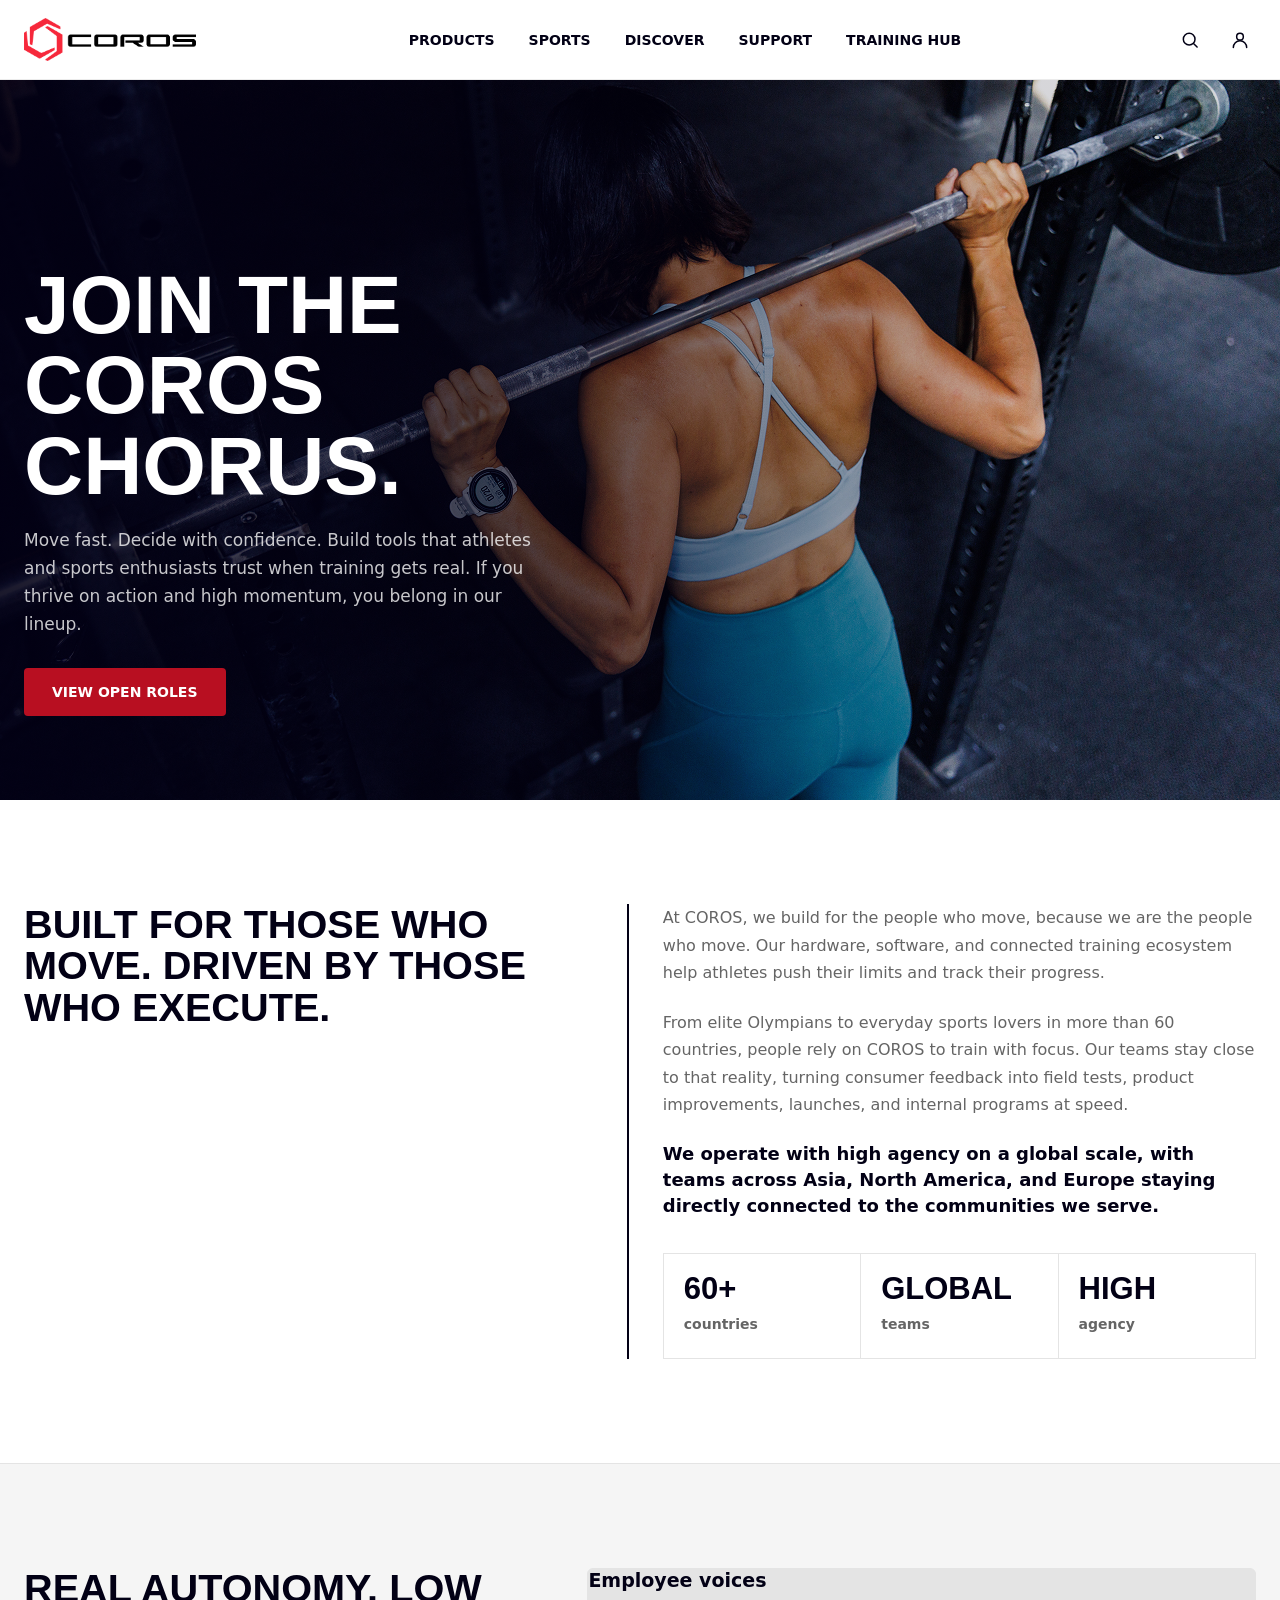
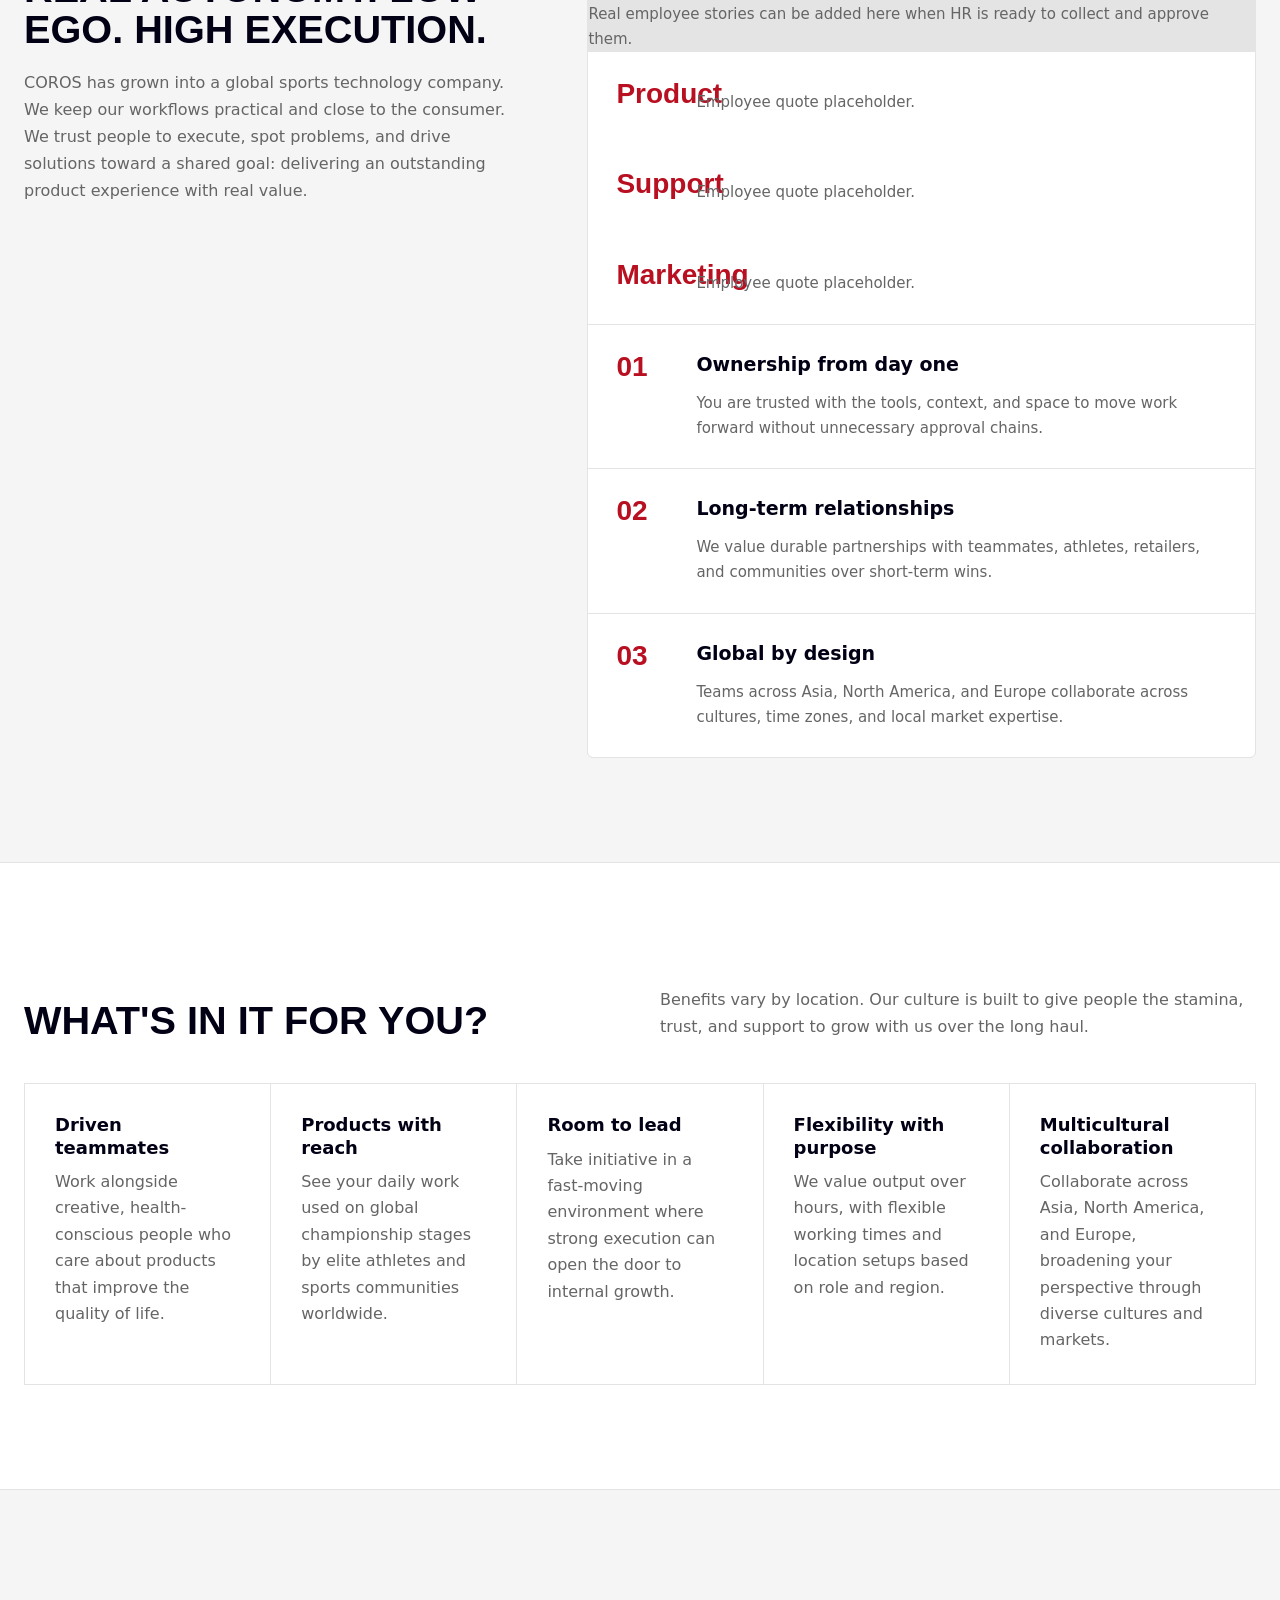
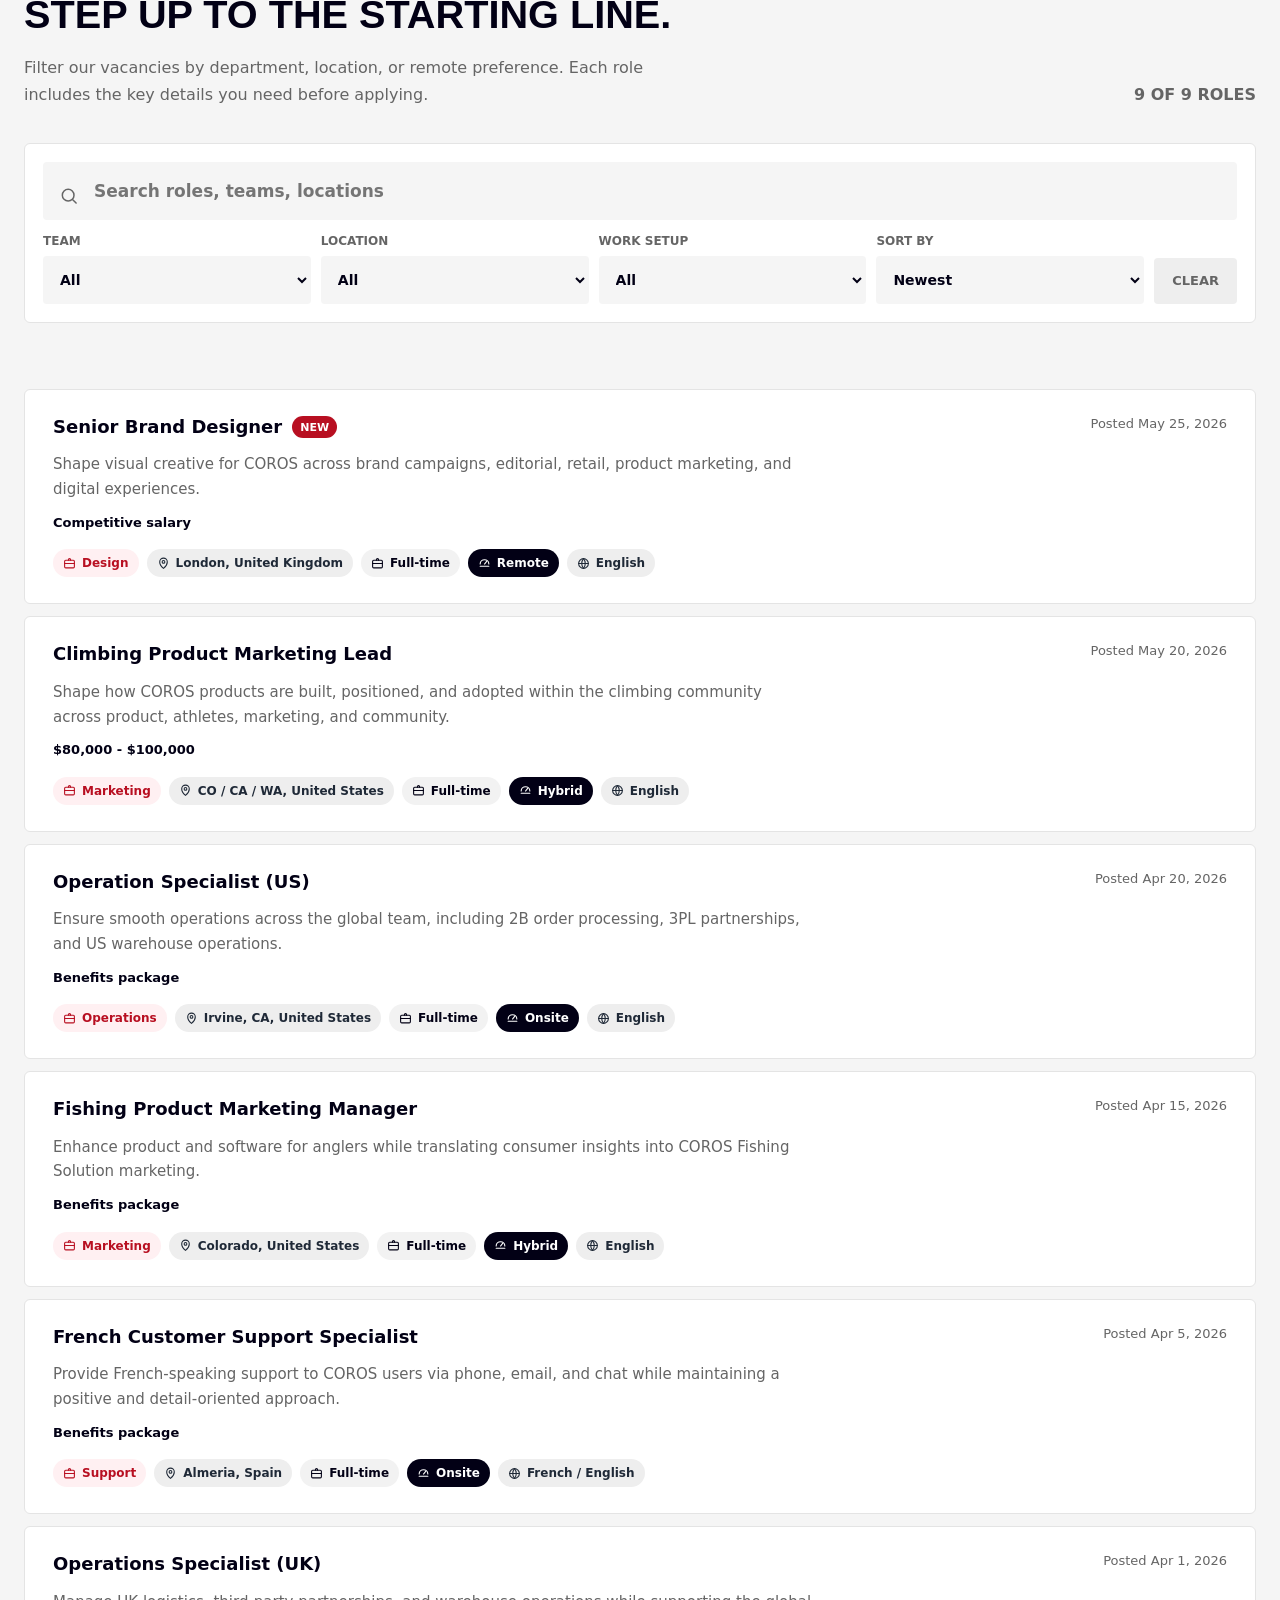
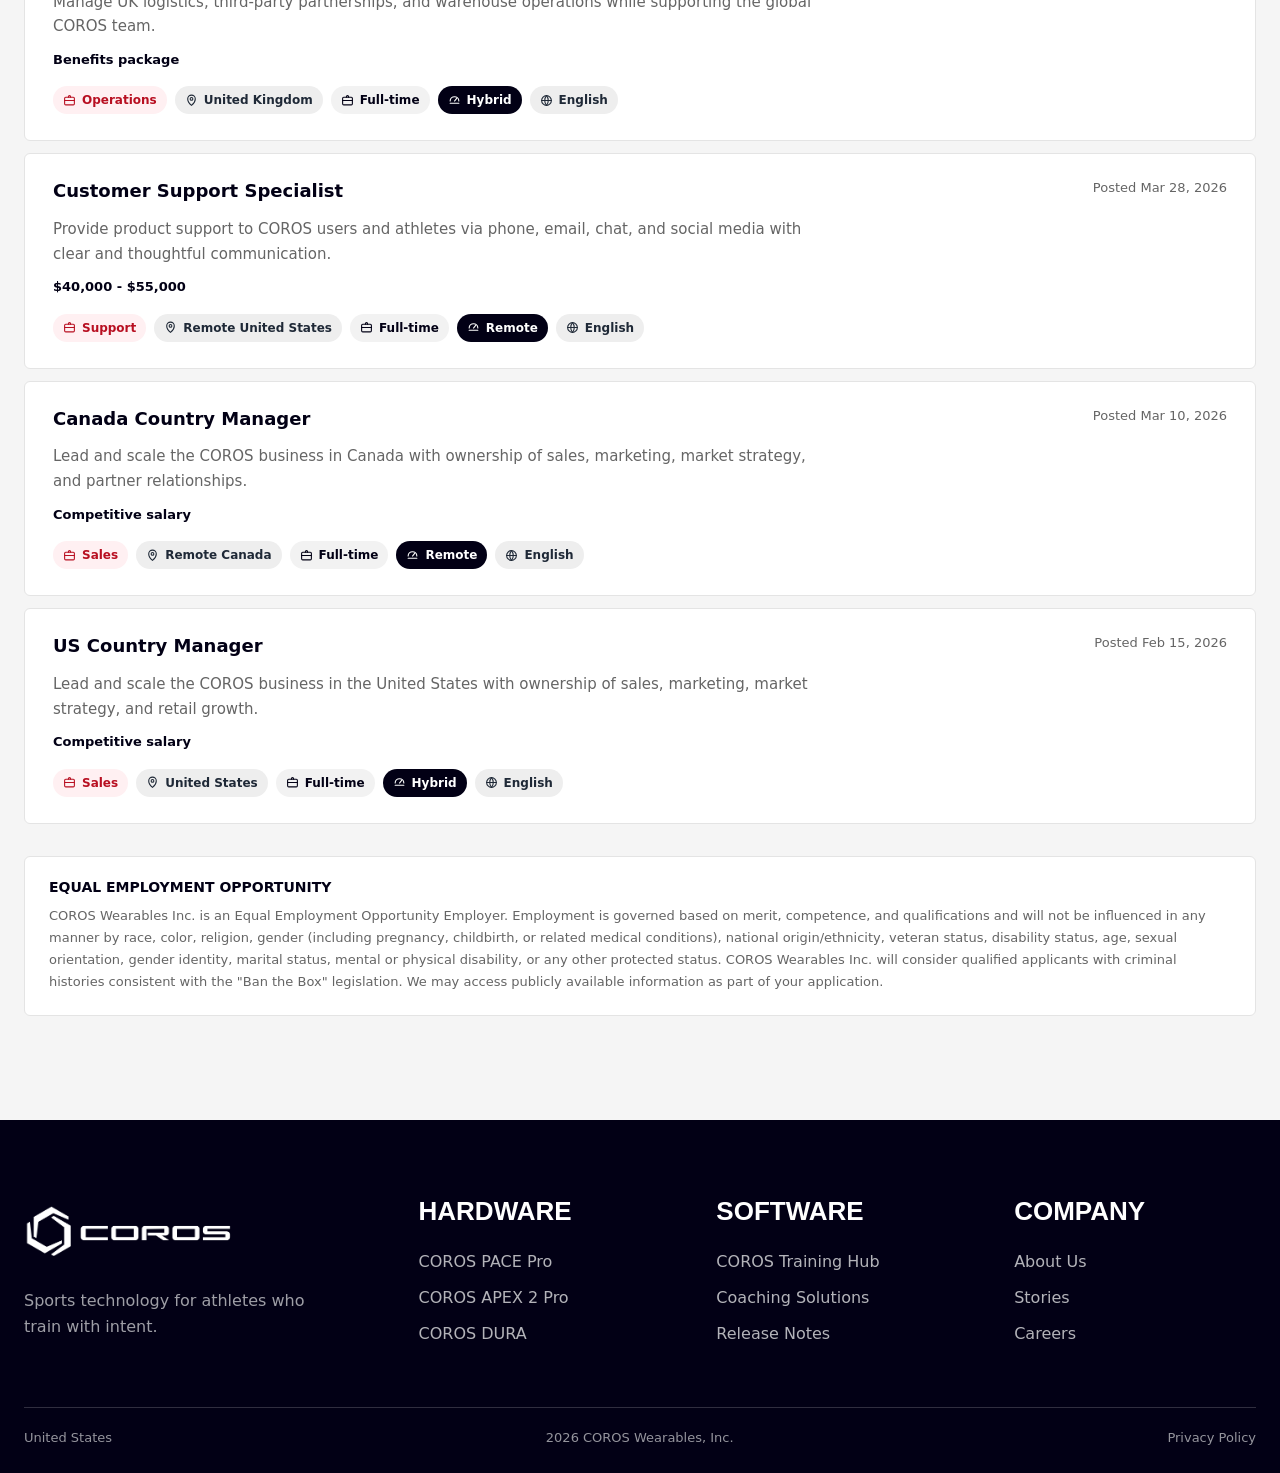
<file: index.html>
<!doctype html>
<html lang="en">
  <head>
    <meta charset="UTF-8" />
    <meta name="viewport" content="width=device-width, initial-scale=1.0" />
    <title>COROS Careers</title>
    <meta
      name="description"
      content="Explore careers at COROS and find roles across product marketing, design, sales, operations, and support."
    />
    <link rel="stylesheet" href="styles.css" />
  </head>
  <body>
    <a class="skip-link" href="#main-content">Skip to main content</a>
    <header class="site-header">
      <a class="brand" href="#" aria-label="COROS home">
        <img src="coros-logo.png" onerror="this.onerror=null;this.src='assets/coros-logo.png'" alt="COROS" />
      </a>
      <nav class="desktop-nav" aria-label="Primary">
        <a href="#">PRODUCTS</a>
        <a href="#">SPORTS</a>
        <a href="#">DISCOVER</a>
        <a href="#">SUPPORT</a>
        <a href="#">TRAINING HUB</a>
      </nav>
      <div class="header-actions" aria-label="Site actions">
        <button class="icon-button" type="button" aria-label="Search">
          <svg viewBox="0 0 24 24" aria-hidden="true">
            <circle cx="11" cy="11" r="7"></circle>
            <path d="m16.5 16.5 4 4"></path>
          </svg>
        </button>
        <button class="icon-button" type="button" aria-label="Account">
          <svg viewBox="0 0 24 24" aria-hidden="true">
            <circle cx="12" cy="8" r="4"></circle>
            <path d="M4 21a8 8 0 0 1 16 0"></path>
          </svg>
        </button>
        <button class="icon-button menu-toggle" type="button" aria-label="Open menu" aria-expanded="false">
          <svg viewBox="0 0 24 24" aria-hidden="true">
            <path d="M4 7h16"></path>
            <path d="M4 12h16"></path>
            <path d="M4 17h16"></path>
          </svg>
        </button>
      </div>
      <nav class="mobile-nav" aria-label="Mobile primary">
        <a href="#">PRODUCTS</a>
        <a href="#">SPORTS</a>
        <a href="#">DISCOVER</a>
        <a href="#">SUPPORT</a>
        <a href="#">TRAINING HUB</a>
      </nav>
    </header>

    <main id="main-content">
      <section class="hero" aria-labelledby="hero-title">
        <img src="culture-1.jpg" onerror="this.onerror=null;this.src='assets/culture-1.jpg'" alt="" />
        <div class="hero-shade"></div>
        <div class="hero-copy">
          <h1 id="hero-title">Join the COROS chorus.</h1>
          <p>
            Move fast. Decide with confidence. Build tools that athletes and sports enthusiasts trust when
            training gets real. If you thrive on action and high momentum, you belong in our lineup.
          </p>
          <a class="primary-link" href="#open-roles">View open roles</a>
        </div>
      </section>

      <section class="about-section" aria-labelledby="about-title">
        <div class="section-inner about-grid">
          <div>
            <h2 id="about-title">Built for those who move. Driven by those who execute.</h2>
          </div>
          <div class="about-copy">
            <p>
              At COROS, we build for the people who move, because we are the people who move. Our hardware,
              software, and connected training ecosystem help athletes push their limits and track their
              progress.
            </p>
            <p>
              From elite Olympians to everyday sports lovers in more than 60 countries, people rely on COROS
              to train with focus. Our teams stay close to that reality, turning consumer feedback into field
              tests, product improvements, launches, and internal programs at speed.
            </p>
            <p class="callout">We operate with high agency on a global scale, with teams across Asia, North America, and Europe staying directly connected to the communities we serve.</p>
            <div class="intro-stats" aria-label="COROS company highlights">
              <span><strong>60+</strong> countries</span>
              <span><strong>Global</strong> teams</span>
              <span><strong>High</strong> agency</span>
            </div>
          </div>
        </div>
      </section>

      <section class="voices-section" aria-labelledby="voices-title">
        <div class="section-inner voices-grid">
          <div class="voices-copy">
            <h2 id="voices-title">Real autonomy. Low ego. High execution.</h2>
            <p>
              COROS has grown into a global sports technology company. We keep our workflows practical and
              close to the consumer. We trust people to execute, spot problems, and drive solutions toward a
              shared goal: delivering an outstanding product experience with real value.
            </p>
          </div>
          <div class="principle-panel" aria-label="How COROS works">
          <div class="voices-placeholder" aria-label="Employee voices placeholder">
  <div>
    <h3>Employee voices</h3>
    <p>Real employee stories can be added here when HR is ready to collect and approve them.</p>
  </div>
  <div class="voice-preview-grid">
    <article>
      <span>Product</span>
      <p>Employee quote placeholder.</p>
    </article>
    <article>
      <span>Support</span>
      <p>Employee quote placeholder.</p>
    </article>
    <article>
      <span>Marketing</span>
      <p>Employee quote placeholder.</p>
    </article>
  </div>
</div>
            <article>
              <span>01</span>
              <h3>Ownership from day one</h3>
              <p>You are trusted with the tools, context, and space to move work forward without unnecessary approval chains.</p>
            </article>
            <article>
              <span>02</span>
              <h3>Long-term relationships</h3>
              <p>We value durable partnerships with teammates, athletes, retailers, and communities over short-term wins.</p>
            </article>
            <article>
              <span>03</span>
              <h3>Global by design</h3>
              <p>Teams across Asia, North America, and Europe collaborate across cultures, time zones, and local market expertise.</p>
            </article>
          </div>
        </div>
      </section>

      <section class="benefits-section" aria-labelledby="benefits-title">
        <div class="section-inner">
          <div class="section-heading">
            <h2 id="benefits-title">What's in it for you?</h2>
            <p>
              Benefits vary by location. Our culture is built to give people the stamina, trust, and support
              to grow with us over the long haul.
            </p>
          </div>
          <div class="benefit-grid">
            <article>
              <h3>Driven teammates</h3>
              <p>Work alongside creative, health-conscious people who care about products that improve the quality of life.</p>
            </article>
            <article>
              <h3>Products with reach</h3>
              <p>See your daily work used on global championship stages by elite athletes and sports communities worldwide.</p>
            </article>
            <article>
              <h3>Room to lead</h3>
              <p>Take initiative in a fast-moving environment where strong execution can open the door to internal growth.</p>
            </article>
            <article>
              <h3>Flexibility with purpose</h3>
              <p>We value output over hours, with flexible working times and location setups based on role and region.</p>
            </article>
            <article>
              <h3>Multicultural collaboration</h3>
              <p>Collaborate across Asia, North America, and Europe, broadening your perspective through diverse cultures and markets.</p>
            </article>
          </div>
        </div>
      </section>

      <section class="roles-section" id="open-roles" aria-labelledby="roles-title">
        <div class="section-inner">
          <div class="roles-heading">
            <div>
              <h2 id="roles-title">Step up to the starting line.</h2>
              <p>
                Filter our vacancies by department, location, or remote preference. Each role includes the
                key details you need before applying.
              </p>
            </div>
            <p id="result-count" class="result-count" aria-live="polite"></p>
          </div>

          <div class="roles-tools" aria-label="Search and filter open roles">
            <label class="search-field">
              <span class="sr-only">Search roles</span>
              <svg viewBox="0 0 24 24" aria-hidden="true">
                <circle cx="11" cy="11" r="7"></circle>
                <path d="m16.5 16.5 4 4"></path>
              </svg>
              <input id="search-input" type="search" placeholder="Search roles, teams, locations" aria-label="Search roles, teams, and locations" />
            </label>

            <div class="filter-bar" aria-label="Filter open roles">
              <label>
                <span>Team</span>
                <select id="department-filter"></select>
              </label>
              <label>
                <span>Location</span>
                <select id="location-filter"></select>
              </label>
              <label>
                <span>Work setup</span>
                <select id="mode-filter"></select>
              </label>
              <label>
                <span>Sort by</span>
                <select id="sort-select">
                  <option value="newest">Newest</option>
                  <option value="title">Title</option>
                  <option value="team">Team</option>
                </select>
              </label>
              <button class="clear-button" id="clear-filters" type="button" aria-label="Clear all role filters">Clear</button>
            </div>
          </div>

          <div class="active-filters" id="active-filters" aria-live="polite"></div>
          <div class="jobs-list" id="jobs-list"></div>
          <aside class="eeo-note" aria-label="Equal employment opportunity statement">
            <h3>Equal employment opportunity</h3>
            <p>
              COROS Wearables Inc. is an Equal Employment Opportunity Employer. Employment is governed based
              on merit, competence, and qualifications and will not be influenced in any manner by race,
              color, religion, gender (including pregnancy, childbirth, or related medical conditions),
              national origin/ethnicity, veteran status, disability status, age, sexual orientation, gender
              identity, marital status, mental or physical disability, or any other protected status. COROS
              Wearables Inc. will consider qualified applicants with criminal histories consistent with the
              "Ban the Box" legislation. We may access publicly available information as part of your
              application.
            </p>
          </aside>
        </div>
      </section>
    </main>

    <footer class="site-footer">
      <div class="section-inner footer-grid">
        <div>
          <img class="footer-logo" src="coros-logo-footer.png" onerror="this.onerror=null;this.src='assets/coros-logo-footer.png'" alt="COROS" />
          <p>Sports technology for athletes who train with intent.</p>
        </div>
        <nav aria-label="Footer hardware">
          <h2>HARDWARE</h2>
          <a href="#">COROS PACE Pro</a>
          <a href="#">COROS APEX 2 Pro</a>
          <a href="#">COROS DURA</a>
        </nav>
        <nav aria-label="Footer software">
          <h2>SOFTWARE</h2>
          <a href="#">COROS Training Hub</a>
          <a href="#">Coaching Solutions</a>
          <a href="#">Release Notes</a>
        </nav>
        <nav aria-label="Footer company">
          <h2>COMPANY</h2>
          <a href="#">About Us</a>
          <a href="#">Stories</a>
          <a href="#open-roles">Careers</a>
        </nav>
      </div>
      <div class="footer-bottom section-inner">
        <span>United States</span>
        <span>2026 COROS Wearables, Inc.</span>
        <span>Privacy Policy</span>
      </div>
    </footer>

    <div class="job-drawer" id="job-drawer" aria-hidden="true">
      <div class="drawer-backdrop" data-close-drawer></div>
      <aside class="drawer-panel" role="dialog" aria-modal="true" aria-labelledby="drawer-title" tabindex="-1">
        <button class="drawer-close" type="button" aria-label="Close job details" data-close-drawer>
          <svg viewBox="0 0 24 24" aria-hidden="true">
            <path d="M6 6l12 12"></path>
            <path d="M18 6 6 18"></path>
          </svg>
        </button>
        <div id="drawer-content"></div>
      </aside>
    </div>

    <script src="script.js"></script>
  </body>
</html>
</file>
<file: styles.css>
:root {
  --ink: #020015;
  --text: #111111;
  --muted: #656565;
  --soft: #f5f5f5;
  --line: #e4e4e4;
  --red: #fa2438;
  --red-dark: #b80f21;
  --red-deep: #8f0b1a;
  --red-soft: #fff0f2;
  --focus: #111111;
  --radius: 6px;
  --max: 1280px;
  --body-font: "PF DIN Text Pro", "PF DIN Text", "PF Din", "PF DIN", "COROS", Inter, ui-sans-serif, system-ui, -apple-system, BlinkMacSystemFont, "Segoe UI", sans-serif;
  --display-font: "PF DIN Condensed", "PF DIN Display", "PF Din", "PF DIN", "COROS", "Arial Narrow", "DIN Alternate", Impact, sans-serif;
  --mono-font: "SFMono-Regular", Consolas, "Liberation Mono", Menlo, monospace;
  --section-title: clamp(34px, 3.1vw, 50px);
  --body-copy: 16px;
  --small-copy: 14px;
}

* {
  box-sizing: border-box;
}

html {
  scroll-behavior: smooth;
}

body {
  margin: 0;
  color: var(--text);
  background: #ffffff;
  font-family: var(--body-font);
  -webkit-font-smoothing: antialiased;
  overflow-x: hidden;
}

body.drawer-open {
  overflow: hidden;
}

img {
  display: block;
  max-width: 100%;
}

a {
  color: inherit;
  text-decoration: none;
}

button,
input,
select {
  font: inherit;
}

button {
  border: 0;
}

button,
a,
input,
select,
[tabindex] {
  outline-offset: 3px;
}

button:focus-visible,
a:focus-visible,
input:focus-visible,
select:focus-visible,
[tabindex]:focus-visible {
  outline: 3px solid var(--focus);
}

.skip-link {
  position: fixed;
  top: 12px;
  left: 12px;
  z-index: 100;
  padding: 10px 14px;
  color: #ffffff;
  background: var(--ink);
  border-radius: 4px;
  font-weight: 850;
  transform: translateY(-160%);
}

.skip-link:focus {
  transform: translateY(0);
}

.sr-only {
  position: absolute;
  width: 1px;
  height: 1px;
  padding: 0;
  margin: -1px;
  overflow: hidden;
  clip: rect(0, 0, 0, 0);
  white-space: nowrap;
  border: 0;
}

.section-inner {
  width: min(var(--max), calc(100% - 48px));
  margin: 0 auto;
}

.site-header {
  position: sticky;
  top: 0;
  z-index: 40;
  display: grid;
  grid-template-columns: auto 1fr auto;
  align-items: center;
  min-height: 80px;
  padding: 0 max(24px, calc((100vw - var(--max)) / 2));
  background: rgba(255, 255, 255, 0.96);
  border-bottom: 1px solid rgba(0, 0, 0, 0.08);
  backdrop-filter: blur(16px);
}

.brand {
  display: inline-flex;
  align-items: center;
  width: 172px;
  height: 44px;
  overflow: hidden;
}

.brand img {
  width: 172px;
  height: auto;
}

.desktop-nav {
  display: flex;
  align-items: center;
  gap: 34px;
  justify-content: center;
  font-size: 14px;
  font-weight: 700;
  color: var(--ink);
}

.desktop-nav a,
.mobile-nav a {
  line-height: 1;
}

.header-actions {
  display: flex;
  align-items: center;
  gap: 18px;
}

.icon-button {
  display: inline-grid;
  place-items: center;
  width: 32px;
  height: 32px;
  color: var(--ink);
  background: transparent;
}

.icon-button svg,
.drawer-close svg,
.search-field svg,
.meta svg,
.apply-meta svg {
  width: 20px;
  height: 20px;
  fill: none;
  stroke: currentColor;
  stroke-width: 1.8;
  stroke-linecap: round;
  stroke-linejoin: round;
}

.menu-toggle {
  display: none;
}

.mobile-nav {
  display: none;
}

.hero {
  position: relative;
  min-height: 720px;
  overflow: hidden;
  background: var(--ink);
}

.hero img {
  width: 100%;
  height: 720px;
  object-fit: cover;
  object-position: 50% 42%;
}

.hero-shade {
  position: absolute;
  inset: 0;
  background: linear-gradient(90deg, rgba(2, 0, 21, 0.9) 0%, rgba(2, 0, 21, 0.62) 42%, rgba(2, 0, 21, 0.16) 80%);
}

.hero-copy {
  position: absolute;
  left: max(24px, calc((100vw - var(--max)) / 2));
  bottom: 84px;
  width: min(580px, calc(100% - 48px));
  color: #ffffff;
}

.eyebrow {
  margin: 0 0 16px;
  color: var(--red-dark);
  font-size: 14px;
  font-weight: 800;
  text-transform: uppercase;
}

.hero h1,
.about-grid h2,
.culture-content h2,
.section-heading h2,
.process-grid h2,
.people-copy h2,
.roles-heading h2 {
  margin: 0;
  font-family: var(--display-font);
  font-weight: 800;
  line-height: 0.98;
  text-transform: uppercase;
  overflow-wrap: break-word;
}

.hero h1 {
  max-width: 620px;
  font-size: clamp(50px, 6.4vw, 86px);
}

.hero p:not(.eyebrow) {
  max-width: 520px;
  margin: 20px 0 0;
  color: rgba(255, 255, 255, 0.78);
  font-size: 17px;
  line-height: 1.65;
}

.primary-link {
  display: inline-flex;
  align-items: center;
  justify-content: center;
  min-height: 48px;
  margin-top: 30px;
  padding: 0 28px;
  color: #ffffff;
  background: var(--red-dark);
  border-radius: 4px;
  font-size: 14px;
  font-weight: 800;
  text-transform: uppercase;
}

.primary-link:hover {
  background: var(--red-deep);
}
.voices-placeholder
.about-section,
.benefits-section,
.people-section,
.voices-section {
  background: #ffffff;
}

.about-grid {
  display: grid;
  grid-template-columns: minmax(300px, 0.9fr) minmax(0, 1.1fr);
  gap: 88px;
  padding: 104px 0;
}

.about-grid > *,
.culture-layout > *,
.process-grid > *,
.people-grid > *,
.roles-heading > * {
  min-width: 0;
}

.about-grid h2,
.culture-content h2,
.section-heading h2,
.process-grid h2,
.people-copy h2,
.roles-heading h2 {
  color: var(--ink);
  font-size: var(--section-title);
  line-height: 1.04;
}

.about-copy {
  padding-left: 34px;
  border-left: 2px solid var(--ink);
}

.about-copy p {
  margin: 0;
  color: var(--muted);
  font-size: var(--body-copy);
  line-height: 1.72;
}

.about-copy p + p {
  margin-top: 22px;
}

.about-copy .callout {
  color: var(--ink);
  font-size: 18px;
  font-weight: 800;
  line-height: 1.45;
}

.intro-stats {
  display: grid;
  grid-template-columns: repeat(3, minmax(0, 1fr));
  gap: 1px;
  margin-top: 34px;
  background: var(--line);
  border: 1px solid var(--line);
}

.intro-stats span {
  display: grid;
  gap: 6px;
  min-height: 104px;
  padding: 20px;
  color: var(--muted);
  background: #ffffff;
  font-size: var(--small-copy);
  font-weight: 750;
}

.intro-stats strong {
  color: var(--ink);
  font-family: var(--display-font);
  font-size: 31px;
  line-height: 0.95;
  text-transform: uppercase;
}

.culture-band {
  background: var(--soft);
  border-top: 1px solid var(--line);
  border-bottom: 1px solid var(--line);
}

.culture-layout {
  display: grid;
  grid-template-columns: minmax(360px, 0.95fr) minmax(0, 1.05fr);
  gap: 80px;
  align-items: start;
  padding: 94px 0;
}

.culture-image {
  overflow: hidden;
  border-radius: var(--radius);
  background: #d8d8d8;
}

.culture-image img {
  width: 100%;
  height: 100%;
  object-fit: cover;
}

.culture-image.tall {
  aspect-ratio: 16 / 11;
}

.culture-image.wide {
  aspect-ratio: 16 / 10;
}

.value-list {
  display: grid;
  gap: 1px;
  margin-top: 36px;
  background: var(--line);
  border: 1px solid var(--line);
}

.value-list article {
  display: grid;
  grid-template-columns: 56px 1fr;
  gap: 22px;
  padding: 28px;
  background: #ffffff;
}

.value-list span {
  color: var(--red-dark);
  font-weight: 900;
}

.value-list h3,
.benefit-grid h3,
.process-list h3,
.job-card h3,
.drawer-panel h3 {
  margin: 0;
  color: var(--ink);
  font-size: 18px;
  line-height: 1.25;
}

.value-list p,
.benefit-grid p,
.process-list p,
.people-copy blockquote,
.job-card p,
.drawer-panel p {
  margin: 10px 0 0;
  color: var(--muted);
  line-height: 1.65;
}

.value-list p {
  grid-column: 2;
}

.voices-section {
  background: var(--soft);
  border-top: 1px solid var(--line);
  border-bottom: 1px solid var(--line);
}

.voices-grid {
  display: grid;
  grid-template-columns: minmax(300px, 0.72fr) minmax(0, 1fr);
  gap: 82px;
  align-items: start;
  padding: 104px 0;
}

.voices-copy h2,
.testimonial-panel blockquote,
.principle-panel h3 {
  margin: 0;
  color: var(--ink);
}

.voices-copy h2 {
  font-family: var(--display-font);
  font-size: var(--section-title);
  line-height: 1.04;
  text-transform: uppercase;
}

.voices-copy p,
.section-heading p,
.roles-heading p {
  max-width: 640px;
  margin: 20px 0 0;
  color: var(--muted);
  font-size: var(--body-copy);
  line-height: 1.68;
}

.testimonial-panel {
  padding: 34px;
  background: #ffffff;
  border: 1px solid var(--line);
  border-radius: var(--radius);
}

.testimonial-tabs {
  display: flex;
  flex-wrap: wrap;
  gap: 8px;
  margin-bottom: 34px;
}

.testimonial-tabs button {
  min-height: 38px;
  padding: 0 14px;
  color: var(--muted);
  background: var(--soft);
  border-radius: 999px;
  font-size: 13px;
  font-weight: 850;
}

.testimonial-tabs button.is-active {
  color: #ffffff;
  background: var(--ink);
}

.testimonial-panel blockquote {
  max-width: 720px;
  font-size: clamp(20px, 2vw, 28px);
  font-weight: 750;
  line-height: 1.32;
}

.testimonial-panel p {
  margin: 22px 0 0;
  color: var(--red-dark);
  font-size: var(--small-copy);
  font-weight: 850;
}

.principle-panel {
  display: grid;
  gap: 1px;
  overflow: hidden;
  background: var(--line);
  border: 1px solid var(--line);
  border-radius: var(--radius);
}

.principle-panel article {
  display: grid;
  grid-template-columns: 58px minmax(0, 1fr);
  column-gap: 22px;
  padding: 28px;
  background: #ffffff;
}

.principle-panel span {
  color: var(--red-dark);
  font-family: var(--display-font);
  font-size: 28px;
  font-weight: 900;
  line-height: 1;
}

.principle-panel h3 {
  font-size: 19px;
  line-height: 1.22;
}

.principle-panel p {
  grid-column: 2;
  margin: 10px 0 0;
  color: var(--muted);
  font-size: 15px;
  line-height: 1.65;
}

.benefits-section,
.process-section,
.people-section,
.roles-section {
  padding: 104px 0;
}

.section-heading {
  display: grid;
  grid-template-columns: minmax(300px, 560px) minmax(0, 1fr);
  gap: 76px;
  align-items: end;
  margin-bottom: 42px;
}

.benefit-grid {
  display: grid;
  grid-template-columns: repeat(5, minmax(0, 1fr));
  border-top: 1px solid var(--line);
  border-left: 1px solid var(--line);
}

.benefit-grid article {
  min-height: 220px;
  padding: 30px;
  border-right: 1px solid var(--line);
  border-bottom: 1px solid var(--line);
}

.process-section {
  color: #ffffff;
  background: var(--ink);
}

.process-section .eyebrow {
  color: var(--red-dark);
}

.process-grid {
  display: grid;
  grid-template-columns: minmax(280px, 450px) minmax(0, 1fr);
  gap: 88px;
}

.process-grid h2 {
  color: #ffffff;
}

.process-list {
  display: grid;
  gap: 1px;
  margin: 0;
  padding: 0;
  list-style: none;
  background: rgba(255, 255, 255, 0.16);
  border: 1px solid rgba(255, 255, 255, 0.16);
}

.process-list li {
  display: grid;
  grid-template-columns: 46px 1fr;
  gap: 22px;
  padding: 30px;
  background: #090717;
}

.process-list span {
  display: grid;
  place-items: center;
  width: 34px;
  height: 34px;
  color: #ffffff;
  background: var(--red-dark);
  border-radius: 50%;
  font-size: 13px;
  font-weight: 900;
}

.process-list h3 {
  color: #ffffff;
}

.process-list p {
  color: rgba(255, 255, 255, 0.68);
}

.people-grid {
  display: grid;
  grid-template-columns: minmax(280px, 0.72fr) minmax(0, 1fr);
  gap: 72px;
  align-items: center;
}

.people-copy blockquote {
  margin-top: 36px;
  padding-left: 26px;
  color: var(--ink);
  border-left: 3px solid var(--red);
  font-size: 22px;
}

.roles-section {
  background: var(--soft);
  border-top: 1px solid var(--line);
}

.eeo-note {
  margin-top: 32px;
  padding: 22px 24px;
  background: #ffffff;
  border: 1px solid var(--line);
  border-radius: var(--radius);
}

.eeo-note h3 {
  margin: 0;
  color: var(--ink);
  font-size: 14px;
  font-weight: 900;
  text-transform: uppercase;
}

.eeo-note p {
  margin: 10px 0 0;
  color: var(--muted);
  font-size: 13px;
  line-height: 1.7;
}

.roles-heading {
  display: flex;
  align-items: end;
  justify-content: space-between;
  gap: 40px;
  margin-bottom: 34px;
}

.result-count {
  margin: 0 0 8px;
  color: var(--muted);
  font-size: 14px;
  font-weight: 700;
  text-transform: uppercase;
}

.roles-tools {
  display: grid;
  gap: 14px;
  padding: 18px;
  background: #ffffff;
  border: 1px solid var(--line);
  border-radius: var(--radius);
}

.filter-bar {
  display: grid;
  grid-template-columns: repeat(4, minmax(140px, 1fr)) auto;
  gap: 10px;
  align-items: end;
}

.filter-bar label,
.search-field {
  display: grid;
  gap: 8px;
  color: var(--muted);
  font-size: 12px;
  font-weight: 800;
  text-transform: uppercase;
}

.filter-bar select,
.search-field input {
  width: 100%;
  height: 48px;
  color: var(--ink);
  background: var(--soft);
  border: 1px solid transparent;
  border-radius: 4px;
  font-size: 14px;
}

.filter-bar select {
  padding: 0 12px;
}

.search-field {
  position: relative;
}

.search-field svg {
  position: absolute;
  left: 16px;
  bottom: 14px;
  width: 20px;
  height: 20px;
  color: var(--muted);
}

.search-field input {
  height: 58px;
  padding: 0 18px 0 50px;
  font-size: 17px;
}

.filter-bar select:focus,
.search-field input:focus {
  border-color: var(--ink);
  background: #ffffff;
}

.clear-button {
  height: 46px;
  padding: 0 18px;
  color: #ffffff;
  background: var(--ink);
  border-radius: 4px;
  font-size: 13px;
  font-weight: 800;
  text-transform: uppercase;
}

.clear-button:disabled {
  color: var(--muted);
  background: #eeeeee;
  cursor: default;
}

.active-filters {
  display: flex;
  flex-wrap: wrap;
  gap: 8px;
  min-height: 28px;
  margin: 18px 0 20px;
}

.active-filters span {
  display: inline-flex;
  align-items: center;
  min-height: 28px;
  padding: 0 10px;
  color: var(--ink);
  background: var(--red-soft);
  border: 1px solid rgba(250, 36, 56, 0.28);
  border-radius: 999px;
  font-size: 12px;
  font-weight: 750;
}

.jobs-list {
  display: grid;
  gap: 12px;
}

.job-card {
  display: grid;
  grid-template-columns: minmax(0, 1fr) auto;
  gap: 28px;
  padding: 26px 28px;
  text-align: left;
  background: #ffffff;
  border: 1px solid var(--line);
  border-radius: var(--radius);
  transition: border-color 160ms ease, transform 160ms ease;
}

.job-card:hover,
.job-card:focus-visible {
  border-color: var(--ink);
  transform: translateY(-1px);
  outline: 3px solid var(--focus);
}

.job-title-row {
  display: flex;
  flex-wrap: wrap;
  align-items: center;
  gap: 10px;
}

.new-chip {
  display: inline-flex;
  align-items: center;
  min-height: 22px;
  padding: 0 8px;
  color: #ffffff;
  background: var(--red-dark);
  border-radius: 999px;
  font-size: 11px;
  font-weight: 900;
}

.tag-row,
.drawer-tags {
  display: flex;
  flex-wrap: wrap;
  gap: 8px;
  margin-top: 16px;
}

.tag {
  display: inline-flex;
  align-items: center;
  gap: 6px;
  min-height: 28px;
  padding: 0 10px;
  border-radius: 999px;
  font-size: 12px;
  font-weight: 800;
}

.tag svg {
  width: 13px;
  height: 13px;
  fill: none;
  stroke: currentColor;
  stroke-width: 2;
  stroke-linecap: round;
  stroke-linejoin: round;
}

.tag.team-marketing {
  color: var(--red-dark);
  background: var(--red-soft);
}

.tag.team-design {
  color: var(--red-dark);
  background: var(--red-soft);
}

.tag.team-sales {
  color: var(--red-dark);
  background: var(--red-soft);
}

.tag.team-operations {
  color: var(--red-dark);
  background: var(--red-soft);
}

.tag.team-support {
  color: var(--red-dark);
  background: var(--red-soft);
}

.tag.meta-location {
  color: #1f2937;
  background: #eeeeee;
}

.tag.meta-type {
  color: var(--ink);
  background: #f2f2f2;
}

.tag.meta-mode {
  color: #ffffff;
  background: var(--ink);
}

.job-card p {
  max-width: 760px;
  margin-top: 14px;
  font-size: 15px;
}

.job-card .job-salary {
  margin-top: 10px;
  color: var(--ink);
  font-size: 13px;
  font-weight: 800;
}

.job-date {
  color: var(--muted);
  font-size: 13px;
  white-space: nowrap;
}

.empty-state {
  padding: 42px;
  text-align: center;
  background: #ffffff;
  border: 1px dashed #cfcfcf;
  border-radius: var(--radius);
}

.empty-state h3 {
  margin: 0;
}

.empty-state p {
  margin: 8px 0 0;
  color: var(--muted);
}

.site-footer {
  color: #ffffff;
  background: var(--ink);
}

.footer-grid {
  display: grid;
  grid-template-columns: minmax(260px, 1.4fr) repeat(3, minmax(160px, 1fr));
  gap: 56px;
  padding: 76px 0 64px;
}

.footer-logo {
  width: 210px;
  height: 70px;
  object-fit: cover;
  object-position: 0 50%;
  background: transparent;
}

.footer-grid p {
  max-width: 320px;
  margin: 22px 0 0;
  color: rgba(255, 255, 255, 0.62);
  line-height: 1.6;
}

.footer-grid nav {
  display: grid;
  align-content: start;
  gap: 17px;
}

.footer-grid h2 {
  margin: 0 0 8px;
  color: #ffffff;
  font-family: var(--display-font);
  font-size: 26px;
}

.footer-grid a {
  color: rgba(255, 255, 255, 0.7);
}

.footer-bottom {
  display: flex;
  justify-content: space-between;
  gap: 18px;
  padding: 22px 0 28px;
  color: rgba(255, 255, 255, 0.58);
  border-top: 1px solid rgba(255, 255, 255, 0.18);
  font-size: 13px;
}

.job-drawer {
  position: fixed;
  inset: 0;
  z-index: 80;
  pointer-events: none;
}

.job-drawer[aria-hidden="false"] {
  pointer-events: auto;
}

.drawer-backdrop {
  position: absolute;
  inset: 0;
  background: rgba(2, 0, 21, 0);
  transition: background 180ms ease;
}

.job-drawer[aria-hidden="false"] .drawer-backdrop {
  background: rgba(2, 0, 21, 0.58);
}

.drawer-panel {
  position: absolute;
  top: 0;
  right: 0;
  width: min(720px, 100%);
  height: 100%;
  padding: 36px;
  overflow-y: auto;
  background: #ffffff;
  transform: translateX(100%);
  transition: transform 220ms ease;
}

.drawer-panel:focus-visible {
  outline: 3px solid var(--focus);
}

.job-drawer[aria-hidden="false"] .drawer-panel {
  transform: translateX(0);
}

.drawer-close {
  position: sticky;
  top: 0;
  z-index: 2;
  display: grid;
  place-items: center;
  width: 40px;
  height: 40px;
  margin-left: auto;
  color: var(--ink);
  background: var(--soft);
  border-radius: 50%;
}

.drawer-kicker {
  margin: 28px 0 14px;
  color: var(--red-dark);
  font-size: 12px;
  font-weight: 900;
  text-transform: uppercase;
}

.drawer-title-row {
  display: grid;
  grid-template-columns: minmax(0, 1fr) auto;
  gap: 24px;
  align-items: start;
}

.share-button {
  min-height: 40px;
  padding: 0 16px;
  color: var(--ink);
  background: var(--soft);
  border-radius: 4px;
  font-size: 12px;
  font-weight: 850;
  text-transform: uppercase;
}

.share-button:hover {
  background: #e8e8e8;
}

.drawer-panel h2 {
  margin: 0;
  color: var(--ink);
  font-family: var(--display-font);
  font-size: clamp(36px, 5vw, 58px);
  line-height: 0.98;
  text-transform: uppercase;
}

.drawer-intro {
  margin-top: 18px;
  color: var(--muted);
  font-size: 16px;
  line-height: 1.7;
}

.detail-meta {
  display: grid;
  gap: 9px;
  margin-top: 22px;
  padding: 18px 0 0;
  color: var(--muted);
  border-top: 1px solid var(--line);
  font-size: 14px;
  line-height: 1.45;
}

.drawer-section {
  margin-top: 34px;
  padding-top: 28px;
  border-top: 1px solid var(--line);
}

.drawer-section ul {
  display: grid;
  gap: 10px;
  margin: 16px 0 0;
  padding-left: 20px;
  color: var(--muted);
  line-height: 1.65;
}

.apply-box {
  margin-top: 34px;
  padding: 26px;
  background: var(--ink);
  border-radius: var(--radius);
}

.apply-box-head {
  display: grid;
  grid-template-columns: minmax(0, 1fr) auto;
  gap: 22px;
  align-items: start;
}

.apply-box h3,
.apply-box p,
.apply-box-head > span {
  color: #ffffff;
}

.apply-box p {
  color: rgba(255, 255, 255, 0.72);
}

.apply-box-head > span {
  padding: 8px 10px;
  background: rgba(255, 255, 255, 0.12);
  border-radius: 4px;
  font-family: var(--mono-font);
  font-size: 12px;
}

.apply-alert {
  margin-top: 18px;
  padding: 12px 14px;
  border-radius: 4px;
  font-size: 13px;
  font-weight: 800;
}

.apply-alert.portfolio {
  color: #0b3b72;
  background: #dcecff;
}

.apply-alert.cover-letter {
  color: #0f5132;
  background: #dff5e7;
}

.location-picker,
.apply-field,
.subject-block {
  display: grid;
  gap: 8px;
  margin-top: 18px;
}

.location-picker > span,
.apply-field > span,
.subject-block > span {
  color: rgba(255, 255, 255, 0.62);
  font-size: 12px;
  font-weight: 850;
  text-transform: uppercase;
}

.location-options {
  display: grid;
  grid-template-columns: repeat(3, minmax(0, 1fr));
  gap: 10px;
}

.location-card {
  position: relative;
  min-width: 0;
}

.location-card input {
  position: absolute;
  opacity: 0;
  pointer-events: none;
}

.location-card span {
  display: flex;
  align-items: center;
  min-height: 46px;
  padding: 10px 12px;
  color: rgba(255, 255, 255, 0.74);
  background: rgba(255, 255, 255, 0.1);
  border: 1px solid rgba(255, 255, 255, 0.14);
  border-radius: 4px;
  font-size: 13px;
  font-weight: 800;
}

.location-card input:checked + span {
  color: #ffffff;
  background: var(--red-dark);
  border-color: var(--red-dark);
}

.apply-fields {
  display: grid;
  grid-template-columns: repeat(2, minmax(0, 1fr));
  gap: 12px;
  margin-top: 18px;
}

.apply-field {
  margin-top: 0;
}

.location-select {
  margin-top: 18px;
}

.apply-field input,
.apply-field select {
  width: 100%;
  min-height: 46px;
  padding: 0 12px;
  color: var(--ink);
  background: #ffffff;
  border: 1px solid transparent;
  border-radius: 4px;
}

.apply-field input:focus,
.apply-field select:focus {
  border-color: var(--red-dark);
}

.subject-preview {
  min-height: 52px;
  padding: 14px;
  color: #ffffff;
  background: rgba(255, 255, 255, 0.1);
  border: 1px solid rgba(255, 255, 255, 0.16);
  border-radius: 4px;
  font-family: var(--mono-font);
  font-size: 13px;
  line-height: 1.5;
  overflow-wrap: anywhere;
}

.subject-preview:focus {
  outline: 3px solid var(--focus);
  outline-offset: 2px;
}

.apply-feedback {
  min-height: 20px;
  margin: 10px 0 0;
  color: rgba(255, 255, 255, 0.72);
  font-size: 12px;
}

.apply-actions {
  display: flex;
  flex-wrap: wrap;
  gap: 10px;
  margin-top: 20px;
}

.apply-actions button {
  display: inline-flex;
  align-items: center;
  justify-content: center;
  min-height: 42px;
  padding: 0 16px;
  border-radius: 4px;
  font-size: 13px;
  font-weight: 850;
  text-transform: uppercase;
}

.apply-actions .primary-action {
  color: #ffffff;
  background: var(--red-dark);
}

.apply-actions .secondary-action {
  color: #ffffff;
  background: rgba(255, 255, 255, 0.14);
}

.apply-actions button:disabled {
  opacity: 0.68;
  cursor: default;
}

@media (max-width: 1080px) {
  .desktop-nav {
    gap: 18px;
    font-size: 12px;
  }

  .benefit-grid {
    grid-template-columns: repeat(2, minmax(0, 1fr));
  }

  .filter-bar {
    grid-template-columns: minmax(260px, 1fr) repeat(2, minmax(150px, 1fr));
  }
}

@media (max-width: 860px) {
  .site-header {
    min-height: 68px;
    grid-template-columns: 1fr auto;
    padding: 0 20px;
  }

  .header-actions {
    grid-column: 2;
    justify-self: end;
    display: flex;
  }

  .brand {
    width: 142px;
  }

  .brand img {
    width: 142px;
  }

  .desktop-nav,
  .header-actions .icon-button:not(.menu-toggle) {
    display: none;
  }

  .menu-toggle {
    position: fixed;
    top: 18px;
    right: 20px;
    z-index: 3;
    display: inline-grid !important;
  }

  .mobile-nav {
    grid-column: 1 / -1;
    display: none;
    padding: 8px 0 20px;
    gap: 16px;
  }

  .site-header.menu-open .mobile-nav {
    display: grid;
  }

  .hero,
  .hero img {
    min-height: 600px;
    height: 600px;
  }

  .hero img {
    object-position: 48% 46%;
  }

  .hero-shade {
    background: linear-gradient(0deg, rgba(2, 0, 21, 0.88), rgba(2, 0, 21, 0.14));
  }

  .hero-copy {
    left: 24px;
    bottom: 42px;
  }

  .about-grid,
  .culture-layout,
  .voices-grid,
  .process-grid,
  .people-grid {
    grid-template-columns: 1fr;
    gap: 42px;
  }

  .about-grid,
  .culture-layout,
  .voices-grid,
  .benefits-section,
  .process-section,
  .people-section,
  .roles-section {
    padding: 66px 0;
  }

  .about-copy {
    padding-left: 22px;
  }

  .section-heading {
    grid-template-columns: 1fr;
    gap: 18px;
  }

  .intro-stats {
    grid-template-columns: 1fr;
  }

  .roles-heading {
    display: grid;
    gap: 14px;
  }
.voices-placeholder {
  grid-template-columns: 1fr;
  gap: 22px;
  margin-top: 0;
}

.voice-preview-grid {
  grid-template-columns: 1fr;
}
  .filter-bar {
    grid-template-columns: 1fr;
  }

  .job-card {
    grid-template-columns: 1fr;
    gap: 12px;
  }

  .job-date {
    white-space: normal;
  }

  .footer-grid {
    grid-template-columns: 1fr 1fr;
  }

  .footer-bottom {
    flex-wrap: wrap;
  }

  .drawer-title-row,
  .apply-box-head,
  .apply-fields {
    grid-template-columns: 1fr;
  }

  .share-button,
  .apply-box-head > span {
    justify-self: start;
  }

  .location-options {
    grid-template-columns: 1fr;
  }
}

@media (max-width: 560px) {
  .section-inner {
    width: min(100% - 64px, var(--max));
  }

  .hero-copy {
    width: min(310px, calc(100% - 48px));
  }

  .hero h1 {
    max-width: 300px;
    font-size: 38px;
  }

  .hero,
  .hero img {
    min-height: 540px;
    height: 540px;
  }

  .about-grid h2,
  .culture-content h2,
  .voices-copy h2,
  .section-heading h2,
  .process-grid h2,
  .people-copy h2,
  .roles-heading h2 {
    max-width: 286px;
    font-size: 27px;
    overflow-wrap: normal;
    word-break: normal;
    white-space: normal;
  }

  .hero p:not(.eyebrow) {
    max-width: 300px;
  }

  .about-copy {
    padding-left: 18px;
    padding-right: 8px;
  }

  .hero p:not(.eyebrow) {
    font-size: 15px;
  }

  .about-copy p {
    max-width: 278px;
    font-size: 16px;
  }

  .testimonial-panel,
  .principle-panel article {
    padding: 24px;
  }

  .testimonial-panel blockquote {
    font-size: 19px;
  }

  .principle-panel article {
    grid-template-columns: 1fr;
    gap: 10px;
  }

  .principle-panel p {
    grid-column: auto;
  }

  .benefit-grid {
    grid-template-columns: 1fr;
  }

  .value-list article,
  .process-list li {
    grid-template-columns: 1fr;
  }

  .value-list p {
    grid-column: auto;
  }

  .job-card {
    padding: 22px 18px;
  }

  .drawer-panel {
    padding: 20px;
  }

  .footer-grid {
    grid-template-columns: 1fr;
    gap: 36px;
  }
}
</file>
